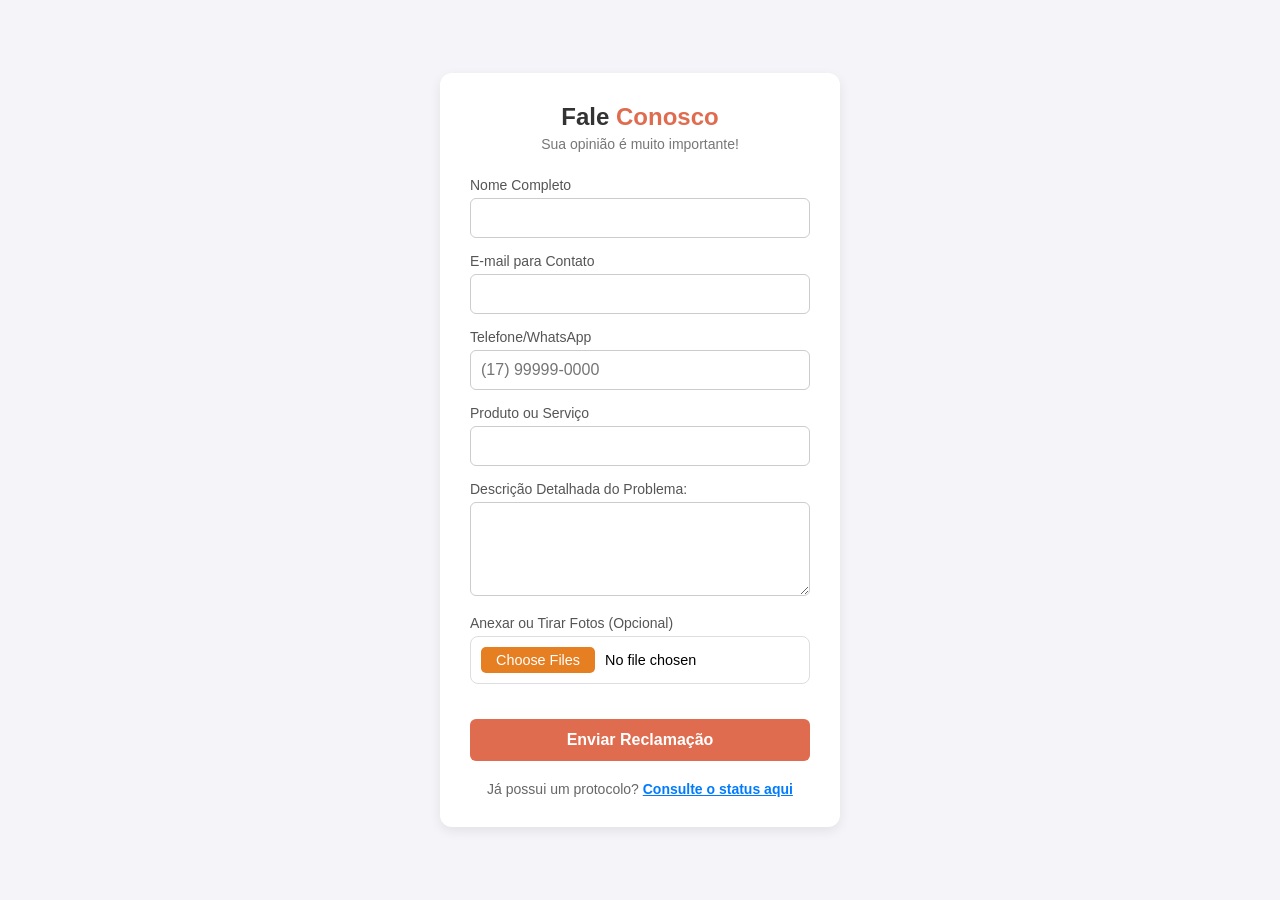
<file: templates/index.html>
<!DOCTYPE html>
<html lang="pt-BR">
<head>
    <meta charset="UTF-8">
    <meta name="viewport" content="width=device-width, initial-scale=1.0">
    <title>Sistema de Gestão de Reclamações</title>
    <link rel="stylesheet" href="/static/style.css">
</head>
<body>
    <div class="container-celular">
        <h2 class="titulo-destaque">Fale <span class="cor-destaque">Conosco</span></h2>
        <p class="subtitulo">Sua opinião é muito importante!</p>

        <form action="/cadastrar" method="POST" enctype="multipart/form-data">
            <div class="grupo-campo">
                <label for="nome">Nome Completo</label>
                <input type="text" id="nome" name="nome" required>
            </div>

            <div class="grupo-campo">
                <label for="email">E-mail para Contato</label>
                <input type="email" id="email" name="email" required>
            </div>

            <div class="grupo-campo">
                <label for="telefone">Telefone/WhatsApp</label>
                <input type="tel" id="telefone" name="telefone" required
                       placeholder="(17) 99999-0000" 
                       maxlength="15" 
                       oninput="mascaraTelefone(event)">
            </div>

            <div class="grupo-campo">
                <label for="produto">Produto ou Serviço</label>
                <input type="text" id="produto" name="produto" required>
            </div>

            <div class="grupo-campo">
                <label for="descricao">Descrição Detalhada do Problema:</label>
                <textarea id="descricao" name="descricao" rows="4" required></textarea>
            </div>

            <div class="grupo-campo">
                <label for="foto">Anexar ou Tirar Fotos (Opcional)</label>
                <input type="file" id="foto" name="foto" accept="image/*" multiple>
                <div id="preview-container" style="display: flex; gap: 10px; margin-top: 10px; flex-wrap: wrap;"></div>
            </div>

            <button type="submit" class="btn-enviar">Enviar Reclamação</button>
        </form>

        <div class="link-secundario">
            <p>Já possui um protocolo? <a href="{{ url_for('consultar') }}" style="color: #007BFF; text-decoration: underline;">Consulte o status aqui</a></p>
        </div>
    </div>

    <div id="loading-overlay">
        <div class="spinner"></div>
        <div class="loading-text">
            Estamos registrando sua solicitação... <br> 
            Isso pode levar alguns segundos.
        </div>
    </div>

    <script>
        // --- FUNÇÃO PARA MÁSCARA DO TELEFONE ---
        function mascaraTelefone(event) {
            let input = event.target;
            
            // Remove tudo que NÃO for número (letras, espaços, símbolos)
            let valor = input.value.replace(/\D/g, ''); 
            
            let formatado = "";

            // Aplica a formatação passo a passo conforme a pessoa digita
            if (valor.length > 0) {
                formatado = '(' + valor.substring(0, 2);
            }
            if (valor.length > 2) {
                formatado += ') ' + valor.substring(2, 7);
            }
            if (valor.length > 7) {
                formatado += '-' + valor.substring(7, 11);
            }

            // Devolve o valor formatado para o campo
            input.value = formatado;
        }

        // --- LÓGICA DE UPLOAD E PREVIEW DE FOTOS ---
        let listaArquivosGlobal = new DataTransfer();
        const inputFoto = document.getElementById('foto');
        const container = document.getElementById('preview-container');

        inputFoto.addEventListener('change', function() {
            Array.from(this.files).forEach(file => {
                listaArquivosGlobal.items.add(file);
            });
            this.files = listaArquivosGlobal.files;
            renderizarPrevia();
        });

        function renderizarPrevia() {
            container.innerHTML = '';
            Array.from(listaArquivosGlobal.files).forEach((file, index) => {
                const reader = new FileReader();
                reader.onload = function(e) {
                    const divWrapper = document.createElement('div');
                    divWrapper.style.position = 'relative';

                    const img = document.createElement('img');
                    img.src = e.target.result;
                    img.style.width = '80px';
                    img.style.height = '80px';
                    img.style.objectFit = 'cover';
                    img.style.borderRadius = '8px';
                    img.style.border = '1px solid #ddd';

                    const btnRemover = document.createElement('span');
                    btnRemover.innerHTML = '×';
                    btnRemover.style.cssText = `
                        position: absolute; top: -5px; right: -5px;
                        background: red; color: white; border-radius: 50%;
                        width: 20px; height: 20px; display: flex;
                        justify-content: center; align-items: center;
                        cursor: pointer; font-size: 14px; font-weight: bold;
                    `;
                    btnRemover.onclick = () => removerFoto(index);

                    divWrapper.appendChild(img);
                    divWrapper.appendChild(btnRemover);
                    container.appendChild(divWrapper);
                }
                reader.readAsDataURL(file);
            });
        }

        function removerFoto(index) {
            const novaLista = new DataTransfer();
            const arquivosAtuais = Array.from(listaArquivosGlobal.files);
            arquivosAtuais.splice(index, 1);
            arquivosAtuais.forEach(file => novaLista.items.add(file));
            listaArquivosGlobal = novaLista;
            inputFoto.files = listaArquivosGlobal.files;
            renderizarPrevia();
        }

        // --- LÓGICA DO LOADING SPINNER NO SUBMIT ---
        document.querySelector('form').addEventListener('submit', function() {
            document.getElementById('loading-overlay').style.display = 'flex';
            const btn = document.querySelector('button[type="submit"]');
            if (btn) {
                btn.disabled = true;
                btn.innerText = "Enviando...";
            }
        });
    </script>
</body>
</html>
</file>
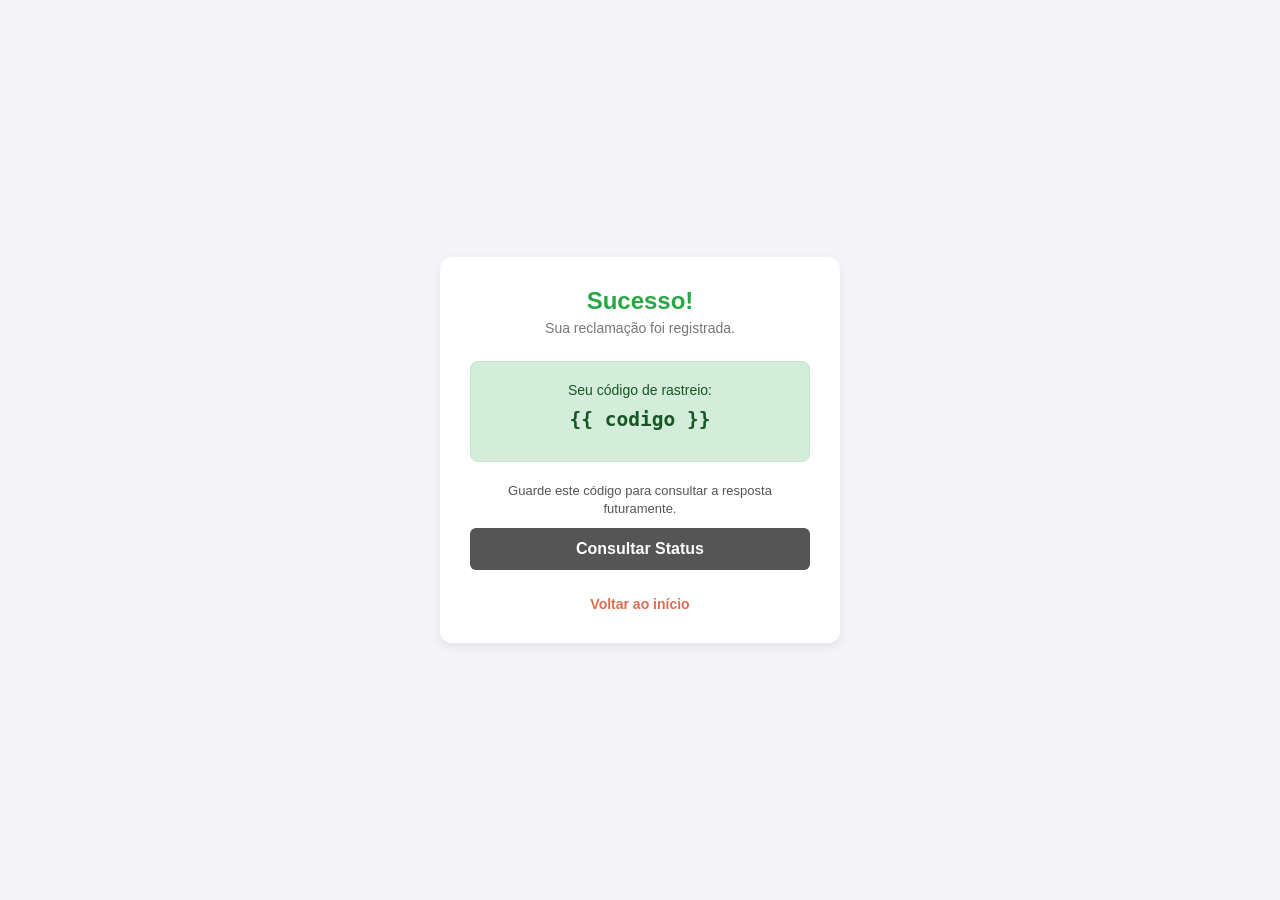
<file: templates/sucesso.html>
<!DOCTYPE html>
<html lang="pt-BR">
<head>
    <meta charset="UTF-8">
    <meta name="viewport" content="width=device-width, initial-scale=1.0, maximum-scale=1.0, user-scalable=no">
    <title>Reclamação Registrada</title>
    <link rel="stylesheet" href="/static/style.css">
</head>
<body>
    <div class="container-celular">
        <h2 class="titulo-destaque" style="color: #28a745;">Sucesso!</h2>
        <p class="subtitulo">Sua reclamação foi registrada.</p>
        
        <div style="background-color: #d4edda; padding: 20px; border-radius: 8px; text-align: center; margin-bottom: 20px; border: 1px solid #c3e6cb;">
            <p style="margin: 0; color: #155724; font-size: 14px;">Seu código de rastreio:</p>
            <h2 style="color: #155724; margin: 10px 0; word-wrap: break-word; font-family: monospace;">{{ codigo }}</h2>
        </div>

        <p style="font-size: 13px; text-align: center; color: #555; line-height: 1.4;">
            Guarde este código para consultar a resposta futuramente.
        </p>
        
        <a href="/consultar" style="text-decoration: none;">
            <button class="btn-enviar" style="background-color: #555;">Consultar Status</button>
        </a>

        <div style="text-align: center; margin-top: 25px;">
            <a href="/" style="color: #df6c4f; text-decoration: none; font-size: 14px; font-weight: bold;">
                Voltar ao início
            </a>
        </div>
    </div>
</body>
</html>
</file>
<file: static/style.css>
/* ===========================================
   CONFIGURAÇÕES GERAIS E RESET
   =========================================== */
* {
    margin: 0;
    padding: 0;
    box-sizing: border-box; /* Fundamental para o mobile não quebrar */
}

body {
    font-family: Arial, sans-serif; /* Retornado para a sua fonte original */
    background-color: #f4f4f9;
    display: flex;
    justify-content: center;
    align-items: center;
    min-height: 100vh;
    padding: 15px; 
}

/* O "cartão" branco centralizado */
.container-celular {
    background-color: #ffffff;
    padding: 30px;
    border-radius: 12px;
    box-shadow: 0 4px 12px rgba(0,0,0,0.08);
    width: 100%;
    max-width: 400px; 
}

/* ===========================================
   TEXTOS E TÍTULOS (Original)
   =========================================== */
.titulo-destaque {
    text-align: center;
    color: #333333;
    margin-bottom: 5px;
}

.cor-destaque {
    color: #df6c4f; 
}

.subtitulo {
    text-align: center;
    color: #777777;
    font-size: 14px;
    margin-bottom: 25px;
}

/* ===========================================
   FORMULÁRIOS E CAMPOS (Sem negrito)
   =========================================== */
.grupo-campo {
    margin-bottom: 15px;
}

.grupo-campo label {
    display: block;
    margin-bottom: 5px;
    color: #555555;
    font-size: 14px;
    font-weight: normal; /* Garantindo que não fique em negrito */
}

.grupo-campo input, 
.grupo-campo textarea {
    width: 100%;
    padding: 10px;
    border: 1px solid #cccccc;
    border-radius: 6px;
    font-family: inherit;
    font-size: 16px; 
}

input[type="file"] {
    display: block !important;
    width: 100%;
    padding: 10px;
    margin-top: 5px;
    background: #fff;
    border: 1px solid #ddd;
    border-radius: 8px;
    font-size: 0.9rem;
    cursor: pointer;
}

input[type="file"]::file-selector-button {
    background-color: #e67e22;
    color: white;
    padding: 5px 15px;
    border: none;
    border-radius: 5px;
    cursor: pointer;
    margin-right: 10px;
    transition: 0.3s;
}

/* ===========================================
   BOTÕES E LINKS
   =========================================== */
.btn-enviar {
    width: 100%;
    padding: 12px;
    background-color: #df6c4f;
    color: white;
    border: none;
    border-radius: 6px;
    font-size: 16px;
    cursor: pointer;
    font-weight: bold;
    margin-top: 10px;
    transition: background-color 0.3s;
}

.btn-enviar:hover {
    background-color: #c55a40;
}

.link-secundario {
    text-align: center;
    margin-top: 20px;
    font-size: 14px;
    color: #666;
}

.link-secundario a {
    color: #007BFF; /* Azul padrão clássico de links */
    text-decoration: underline; /* Garante que fique sublinhado */
    font-weight: bold; /* Deixa um pouco mais destacado (opcional) */
}

.link-secundario a:hover {
    color: #0056b3; /* Fica um azul mais escuro ao passar o mouse */
}

/* ===========================================
   ESTILO ESPECÍFICO DA TELA DE SUCESSO
   =========================================== */
.sucesso-icon {
    font-size: 50px;
    color: #2ecc71;
    margin-bottom: 15px;
    text-align: center;
}

.protocolo-container {
    background-color: #fff5f2;
    border: 2px dashed #df6c4f;
    padding: 15px;
    border-radius: 8px;
    margin: 20px 0;
    text-align: center;
}

.protocolo-label {
    font-size: 14px;
    color: #777;
    text-transform: uppercase;
}

.protocolo-codigo {
    font-family: monospace;
    font-size: 24px;
    font-weight: bold;
    color: #333;
    display: block;
    margin-top: 5px;
}

/* ===========================================
   TELA DE CARREGAMENTO (LOADING)
   =========================================== */
#loading-overlay {
    display: none; 
    position: fixed;
    top: 0;
    left: 0;
    width: 100%;
    height: 100%;
    background: rgba(255, 255, 255, 0.95);
    z-index: 9999;
    flex-direction: column;
    justify-content: center;
    align-items: center;
}

.spinner {
    border: 8px solid #f3f3f3;
    border-top: 8px solid #df6c4f;
    border-radius: 50%;
    width: 50px;
    height: 50px;
    animation: spin 1s linear infinite;
    margin-bottom: 15px;
}

.loading-text {
    color: #555;
    font-weight: bold;
    text-align: center;
    padding: 0 20px;
}

@keyframes spin {
    0% { transform: rotate(0deg); }
    100% { transform: rotate(360deg); }
}

/* ===========================================
   AJUSTES PARA MOBILE (DESIGN RESPONSIVO)
   =========================================== */
@media (max-width: 480px) {
    body {
        align-items: flex-start;
        padding-top: 20px;
    }

    .container-celular {
        padding: 20px;
        width: 100%;
        max-width: none;
        box-shadow: none; 
        border: 1px solid #eeeeee;
    }

    .titulo-destaque {
        font-size: 24px;
    }

    .btn-enviar {
        padding: 15px;
        font-size: 17px; 
    }
}/* ===========================================
   CONFIGURAÇÕES GERAIS E RESET
   =========================================== */
* {
    margin: 0;
    padding: 0;
    box-sizing: border-box; /* Fundamental para o mobile não quebrar */
}

body {
    font-family: Arial, sans-serif; /* Retornado para a sua fonte original */
    background-color: #f4f4f9;
    display: flex;
    justify-content: center;
    align-items: center;
    min-height: 100vh;
    padding: 15px; 
}

/* O "cartão" branco centralizado */
.container-celular {
    background-color: #ffffff;
    padding: 30px;
    border-radius: 12px;
    box-shadow: 0 4px 12px rgba(0,0,0,0.08);
    width: 100%;
    max-width: 400px; 
}

/* ===========================================
   TEXTOS E TÍTULOS (Original)
   =========================================== */
.titulo-destaque {
    text-align: center;
    color: #333333;
    margin-bottom: 5px;
}

.cor-destaque {
    color: #df6c4f; 
}

.subtitulo {
    text-align: center;
    color: #777777;
    font-size: 14px;
    margin-bottom: 25px;
}

/* ===========================================
   FORMULÁRIOS E CAMPOS (Sem negrito)
   =========================================== */
.grupo-campo {
    margin-bottom: 15px;
}

.grupo-campo label {
    display: block;
    margin-bottom: 5px;
    color: #555555;
    font-size: 14px;
    font-weight: normal; /* Garantindo que não fique em negrito */
}

.grupo-campo input, 
.grupo-campo textarea {
    width: 100%;
    padding: 10px;
    border: 1px solid #cccccc;
    border-radius: 6px;
    font-family: inherit;
    font-size: 16px; 
}

input[type="file"] {
    display: block !important;
    width: 100%;
    padding: 10px;
    margin-top: 5px;
    background: #fff;
    border: 1px solid #ddd;
    border-radius: 8px;
    font-size: 0.9rem;
    cursor: pointer;
}

input[type="file"]::file-selector-button {
    background-color: #e67e22;
    color: white;
    padding: 5px 15px;
    border: none;
    border-radius: 5px;
    cursor: pointer;
    margin-right: 10px;
    transition: 0.3s;
}

/* ===========================================
   BOTÕES E LINKS
   =========================================== */
.btn-enviar {
    width: 100%;
    padding: 12px;
    background-color: #df6c4f;
    color: white;
    border: none;
    border-radius: 6px;
    font-size: 16px;
    cursor: pointer;
    font-weight: bold;
    margin-top: 10px;
    transition: background-color 0.3s;
}

.btn-enviar:hover {
    background-color: #c55a40;
}

.link-secundario {
    text-align: center;
    margin-top: 20px;
    font-size: 14px;
    color: #666;
}

.link-secundario a {
    color: #df6c4f;
    text-decoration: none;
    font-weight: bold;
}

/* ===========================================
   ESTILO ESPECÍFICO DA TELA DE SUCESSO
   =========================================== */
.sucesso-icon {
    font-size: 50px;
    color: #2ecc71;
    margin-bottom: 15px;
    text-align: center;
}

.protocolo-container {
    background-color: #fff5f2;
    border: 2px dashed #df6c4f;
    padding: 15px;
    border-radius: 8px;
    margin: 20px 0;
    text-align: center;
}

.protocolo-label {
    font-size: 14px;
    color: #777;
    text-transform: uppercase;
}

.protocolo-codigo {
    font-family: monospace;
    font-size: 24px;
    font-weight: bold;
    color: #333;
    display: block;
    margin-top: 5px;
}

/* ===========================================
   TELA DE CARREGAMENTO (LOADING)
   =========================================== */
#loading-overlay {
    display: none; 
    position: fixed;
    top: 0;
    left: 0;
    width: 100%;
    height: 100%;
    background: rgba(255, 255, 255, 0.95);
    z-index: 9999;
    flex-direction: column;
    justify-content: center;
    align-items: center;
}

.spinner {
    border: 8px solid #f3f3f3;
    border-top: 8px solid #df6c4f;
    border-radius: 50%;
    width: 50px;
    height: 50px;
    animation: spin 1s linear infinite;
    margin-bottom: 15px;
}

.loading-text {
    color: #555;
    font-weight: bold;
    text-align: center;
    padding: 0 20px;
}

@keyframes spin {
    0% { transform: rotate(0deg); }
    100% { transform: rotate(360deg); }
}

/* ===========================================
   AJUSTES PARA MOBILE (DESIGN RESPONSIVO)
   =========================================== */
@media (max-width: 480px) {
    body {
        align-items: flex-start;
        padding-top: 20px;
    }

    .container-celular {
        padding: 20px;
        width: 100%;
        max-width: none;
        box-shadow: none; 
        border: 1px solid #eeeeee;
    }

    .titulo-destaque {
        font-size: 24px;
    }

    .btn-enviar {
        padding: 15px;
        font-size: 17px; 
    }
}
</file>
